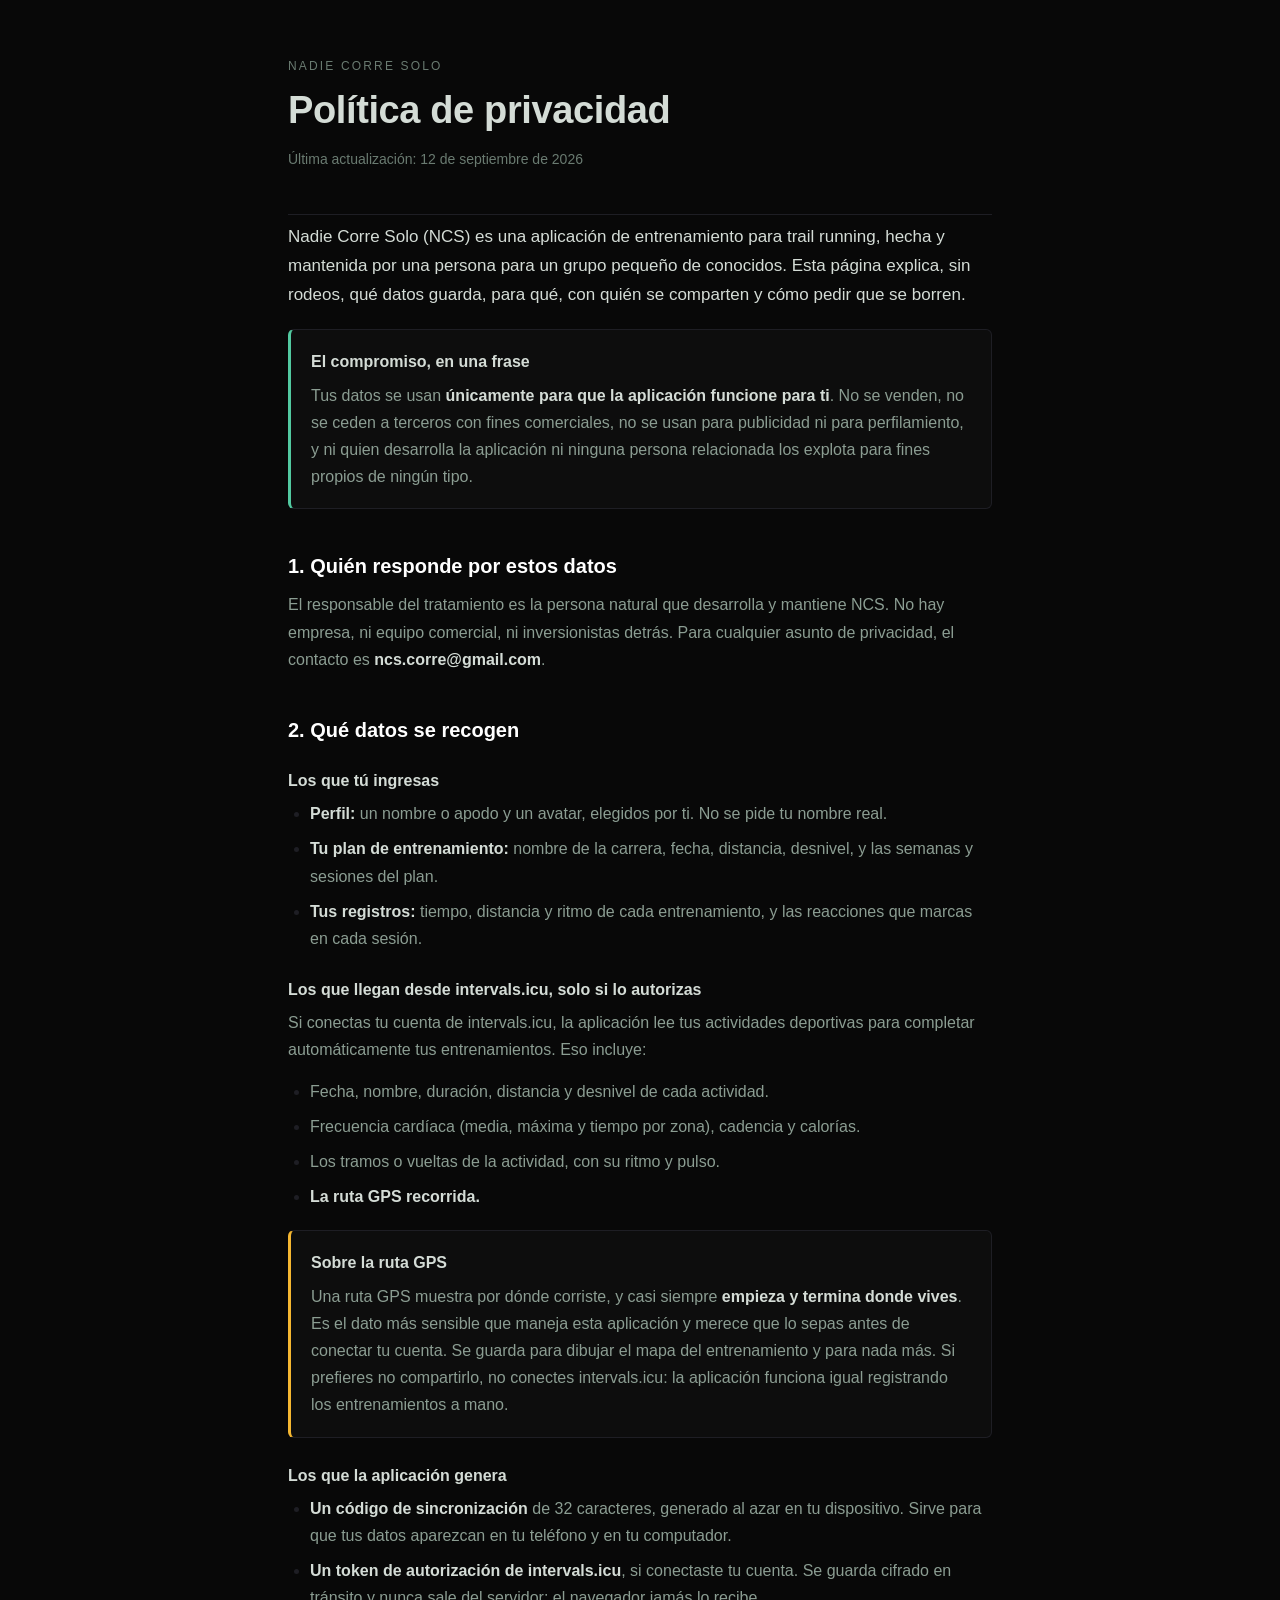
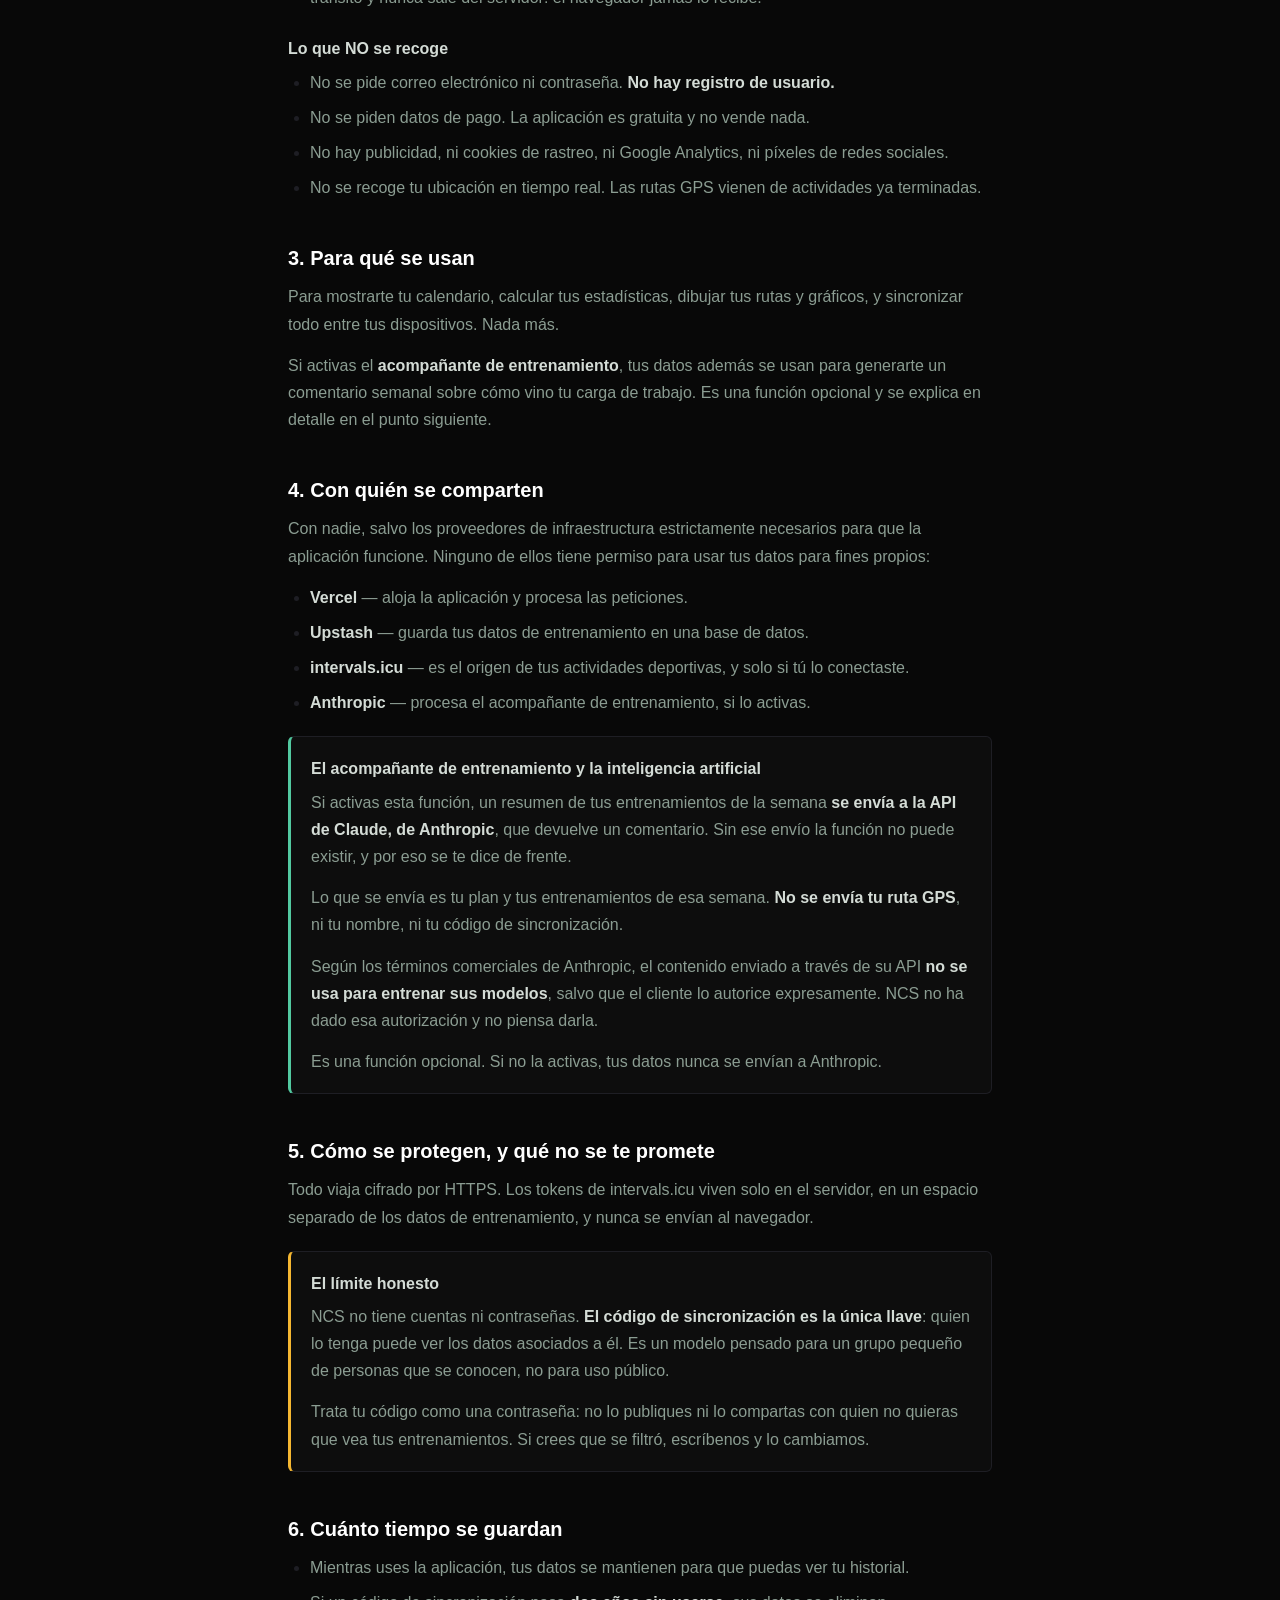
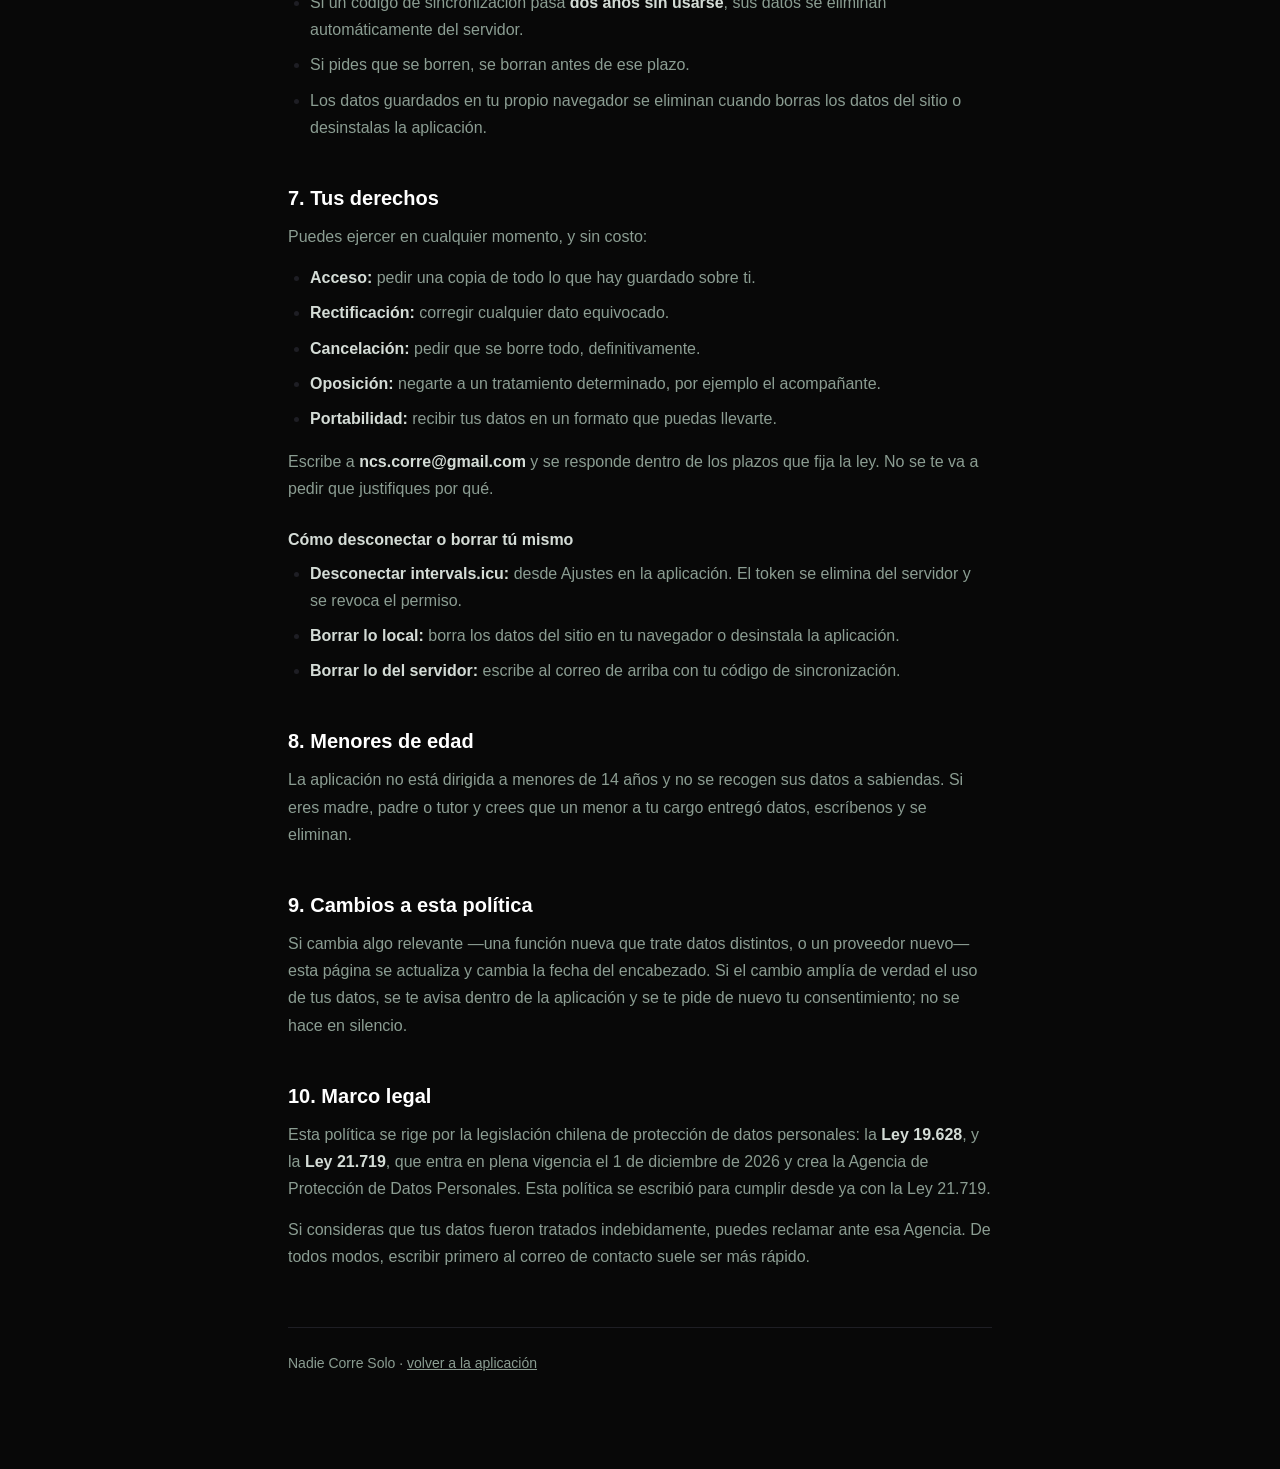
<file: privacidad.html>
<!DOCTYPE html>
<html lang="es">
<head>
<meta charset="UTF-8">
<meta name="viewport" content="width=device-width, initial-scale=1">
<title>Política de privacidad · Nadie Corre Solo</title>
<meta name="description" content="Qué datos guarda Nadie Corre Solo, para qué se usan y cómo pedir que se borren.">
<style>
  :root{
    --bg:#080808;--bg2:#0d0d0d;--border:#1e1e24;
    --text:#d4dcd6;--sub:#8b9d92;--dim:#6a7b71;
    --accent:#52c9a0;--warn:#f5b731;
  }
  *{box-sizing:border-box;margin:0;padding:0}
  body{
    background:var(--bg);color:var(--text);
    font-family:'Inter',-apple-system,BlinkMacSystemFont,'Segoe UI',sans-serif;
    font-size:16px;line-height:1.7;
    padding-inline:20px;padding-block:0 80px;
    -webkit-font-smoothing:antialiased;
  }
  .wrap{max-width:44rem;margin:0 auto}
  header{border-bottom:1px solid var(--border);padding-block:56px 28px;margin-bottom:8px}
  .kicker{font-size:12px;letter-spacing:.18em;text-transform:uppercase;color:var(--dim);margin-bottom:12px}
  h1{font-size:clamp(28px,6vw,38px);line-height:1.2;font-weight:700;letter-spacing:-.01em}
  .updated{margin-top:14px;font-size:14px;color:var(--dim)}
  h2{font-size:20px;font-weight:600;margin-top:44px;margin-bottom:12px;line-height:1.3;color:#fff}
  h3{font-size:16px;font-weight:600;margin-top:24px;margin-bottom:6px;color:var(--text)}
  p{margin-bottom:14px;color:var(--sub)}
  p.lead{color:var(--text);font-size:17px}
  strong{color:var(--text);font-weight:600}
  ul{margin:0 0 16px 0;padding-left:22px;color:var(--sub)}
  li{margin-bottom:8px}
  li::marker{color:var(--border)}
  a{color:var(--accent)}
  code{font-family:ui-monospace,SFMono-Regular,Menlo,monospace;font-size:.88em;background:#121814;padding:2px 6px;border-radius:4px;color:#a8ccb9}
  .box{border:1px solid var(--border);border-left:3px solid var(--accent);background:var(--bg2);border-radius:6px;padding:18px 20px;margin-block:20px}
  .box.warn{border-left-color:var(--warn)}
  .box p:last-child{margin-bottom:0}
  .box h3{margin-top:0}
  footer{margin-top:56px;padding-top:24px;border-top:1px solid var(--border);font-size:14px;color:var(--dim)}
  footer a{color:var(--sub)}
</style>
</head>
<body>
<div class="wrap">

<header>
  <div class="kicker">Nadie Corre Solo</div>
  <h1>Política de privacidad</h1>
  <p class="updated">Última actualización: 12 de septiembre de 2026</p>
</header>

<p class="lead">Nadie Corre Solo (NCS) es una aplicación de entrenamiento para trail running, hecha y mantenida por una persona para un grupo pequeño de conocidos. Esta página explica, sin rodeos, qué datos guarda, para qué, con quién se comparten y cómo pedir que se borren.</p>

<div class="box">
  <h3>El compromiso, en una frase</h3>
  <p>Tus datos se usan <strong>únicamente para que la aplicación funcione para ti</strong>. No se venden, no se ceden a terceros con fines comerciales, no se usan para publicidad ni para perfilamiento, y ni quien desarrolla la aplicación ni ninguna persona relacionada los explota para fines propios de ningún tipo.</p>
</div>

<h2>1. Quién responde por estos datos</h2>
<p>El responsable del tratamiento es la persona natural que desarrolla y mantiene NCS. No hay empresa, ni equipo comercial, ni inversionistas detrás. Para cualquier asunto de privacidad, el contacto es <strong>ncs.corre@gmail.com</strong>.</p>

<h2>2. Qué datos se recogen</h2>

<h3>Los que tú ingresas</h3>
<ul>
  <li><strong>Perfil:</strong> un nombre o apodo y un avatar, elegidos por ti. No se pide tu nombre real.</li>
  <li><strong>Tu plan de entrenamiento:</strong> nombre de la carrera, fecha, distancia, desnivel, y las semanas y sesiones del plan.</li>
  <li><strong>Tus registros:</strong> tiempo, distancia y ritmo de cada entrenamiento, y las reacciones que marcas en cada sesión.</li>
</ul>

<h3>Los que llegan desde intervals.icu, solo si lo autorizas</h3>
<p>Si conectas tu cuenta de intervals.icu, la aplicación lee tus actividades deportivas para completar automáticamente tus entrenamientos. Eso incluye:</p>
<ul>
  <li>Fecha, nombre, duración, distancia y desnivel de cada actividad.</li>
  <li>Frecuencia cardíaca (media, máxima y tiempo por zona), cadencia y calorías.</li>
  <li>Los tramos o vueltas de la actividad, con su ritmo y pulso.</li>
  <li><strong>La ruta GPS recorrida.</strong></li>
</ul>

<div class="box warn">
  <h3>Sobre la ruta GPS</h3>
  <p>Una ruta GPS muestra por dónde corriste, y casi siempre <strong>empieza y termina donde vives</strong>. Es el dato más sensible que maneja esta aplicación y merece que lo sepas antes de conectar tu cuenta. Se guarda para dibujar el mapa del entrenamiento y para nada más. Si prefieres no compartirlo, no conectes intervals.icu: la aplicación funciona igual registrando los entrenamientos a mano.</p>
</div>

<h3>Los que la aplicación genera</h3>
<ul>
  <li><strong>Un código de sincronización</strong> de 32 caracteres, generado al azar en tu dispositivo. Sirve para que tus datos aparezcan en tu teléfono y en tu computador.</li>
  <li><strong>Un token de autorización de intervals.icu</strong>, si conectaste tu cuenta. Se guarda cifrado en tránsito y nunca sale del servidor: el navegador jamás lo recibe.</li>
</ul>

<h3>Lo que NO se recoge</h3>
<ul>
  <li>No se pide correo electrónico ni contraseña. <strong>No hay registro de usuario.</strong></li>
  <li>No se piden datos de pago. La aplicación es gratuita y no vende nada.</li>
  <li>No hay publicidad, ni cookies de rastreo, ni Google Analytics, ni píxeles de redes sociales.</li>
  <li>No se recoge tu ubicación en tiempo real. Las rutas GPS vienen de actividades ya terminadas.</li>
</ul>

<h2>3. Para qué se usan</h2>
<p>Para mostrarte tu calendario, calcular tus estadísticas, dibujar tus rutas y gráficos, y sincronizar todo entre tus dispositivos. Nada más.</p>
<p>Si activas el <strong>acompañante de entrenamiento</strong>, tus datos además se usan para generarte un comentario semanal sobre cómo vino tu carga de trabajo. Es una función opcional y se explica en detalle en el punto siguiente.</p>

<h2>4. Con quién se comparten</h2>
<p>Con nadie, salvo los proveedores de infraestructura estrictamente necesarios para que la aplicación funcione. Ninguno de ellos tiene permiso para usar tus datos para fines propios:</p>
<ul>
  <li><strong>Vercel</strong> — aloja la aplicación y procesa las peticiones.</li>
  <li><strong>Upstash</strong> — guarda tus datos de entrenamiento en una base de datos.</li>
  <li><strong>intervals.icu</strong> — es el origen de tus actividades deportivas, y solo si tú lo conectaste.</li>
  <li><strong>Anthropic</strong> — procesa el acompañante de entrenamiento, si lo activas.</li>
</ul>

<div class="box">
  <h3>El acompañante de entrenamiento y la inteligencia artificial</h3>
  <p>Si activas esta función, un resumen de tus entrenamientos de la semana <strong>se envía a la API de Claude, de Anthropic</strong>, que devuelve un comentario. Sin ese envío la función no puede existir, y por eso se te dice de frente.</p>
  <p>Lo que se envía es tu plan y tus entrenamientos de esa semana. <strong>No se envía tu ruta GPS</strong>, ni tu nombre, ni tu código de sincronización.</p>
  <p>Según los términos comerciales de Anthropic, el contenido enviado a través de su API <strong>no se usa para entrenar sus modelos</strong>, salvo que el cliente lo autorice expresamente. NCS no ha dado esa autorización y no piensa darla.</p>
  <p>Es una función opcional. Si no la activas, tus datos nunca se envían a Anthropic.</p>
</div>

<h2>5. Cómo se protegen, y qué no se te promete</h2>
<p>Todo viaja cifrado por HTTPS. Los tokens de intervals.icu viven solo en el servidor, en un espacio separado de los datos de entrenamiento, y nunca se envían al navegador.</p>

<div class="box warn">
  <h3>El límite honesto</h3>
  <p>NCS no tiene cuentas ni contraseñas. <strong>El código de sincronización es la única llave</strong>: quien lo tenga puede ver los datos asociados a él. Es un modelo pensado para un grupo pequeño de personas que se conocen, no para uso público.</p>
  <p>Trata tu código como una contraseña: no lo publiques ni lo compartas con quien no quieras que vea tus entrenamientos. Si crees que se filtró, escríbenos y lo cambiamos.</p>
</div>

<h2>6. Cuánto tiempo se guardan</h2>
<ul>
  <li>Mientras uses la aplicación, tus datos se mantienen para que puedas ver tu historial.</li>
  <li>Si un código de sincronización pasa <strong>dos años sin usarse</strong>, sus datos se eliminan automáticamente del servidor.</li>
  <li>Si pides que se borren, se borran antes de ese plazo.</li>
  <li>Los datos guardados en tu propio navegador se eliminan cuando borras los datos del sitio o desinstalas la aplicación.</li>
</ul>

<h2>7. Tus derechos</h2>
<p>Puedes ejercer en cualquier momento, y sin costo:</p>
<ul>
  <li><strong>Acceso:</strong> pedir una copia de todo lo que hay guardado sobre ti.</li>
  <li><strong>Rectificación:</strong> corregir cualquier dato equivocado.</li>
  <li><strong>Cancelación:</strong> pedir que se borre todo, definitivamente.</li>
  <li><strong>Oposición:</strong> negarte a un tratamiento determinado, por ejemplo el acompañante.</li>
  <li><strong>Portabilidad:</strong> recibir tus datos en un formato que puedas llevarte.</li>
</ul>
<p>Escribe a <strong>ncs.corre@gmail.com</strong> y se responde dentro de los plazos que fija la ley. No se te va a pedir que justifiques por qué.</p>

<h3>Cómo desconectar o borrar tú mismo</h3>
<ul>
  <li><strong>Desconectar intervals.icu:</strong> desde Ajustes en la aplicación. El token se elimina del servidor y se revoca el permiso.</li>
  <li><strong>Borrar lo local:</strong> borra los datos del sitio en tu navegador o desinstala la aplicación.</li>
  <li><strong>Borrar lo del servidor:</strong> escribe al correo de arriba con tu código de sincronización.</li>
</ul>

<h2>8. Menores de edad</h2>
<p>La aplicación no está dirigida a menores de 14 años y no se recogen sus datos a sabiendas. Si eres madre, padre o tutor y crees que un menor a tu cargo entregó datos, escríbenos y se eliminan.</p>

<h2>9. Cambios a esta política</h2>
<p>Si cambia algo relevante —una función nueva que trate datos distintos, o un proveedor nuevo— esta página se actualiza y cambia la fecha del encabezado. Si el cambio amplía de verdad el uso de tus datos, se te avisa dentro de la aplicación y se te pide de nuevo tu consentimiento; no se hace en silencio.</p>

<h2>10. Marco legal</h2>
<p>Esta política se rige por la legislación chilena de protección de datos personales: la <strong>Ley 19.628</strong>, y la <strong>Ley 21.719</strong>, que entra en plena vigencia el 1 de diciembre de 2026 y crea la Agencia de Protección de Datos Personales. Esta política se escribió para cumplir desde ya con la Ley 21.719.</p>
<p>Si consideras que tus datos fueron tratados indebidamente, puedes reclamar ante esa Agencia. De todos modos, escribir primero al correo de contacto suele ser más rápido.</p>

<footer>
  <p>Nadie Corre Solo · <a href="/">volver a la aplicación</a></p>
</footer>

</div>
</body>
</html>
</file>
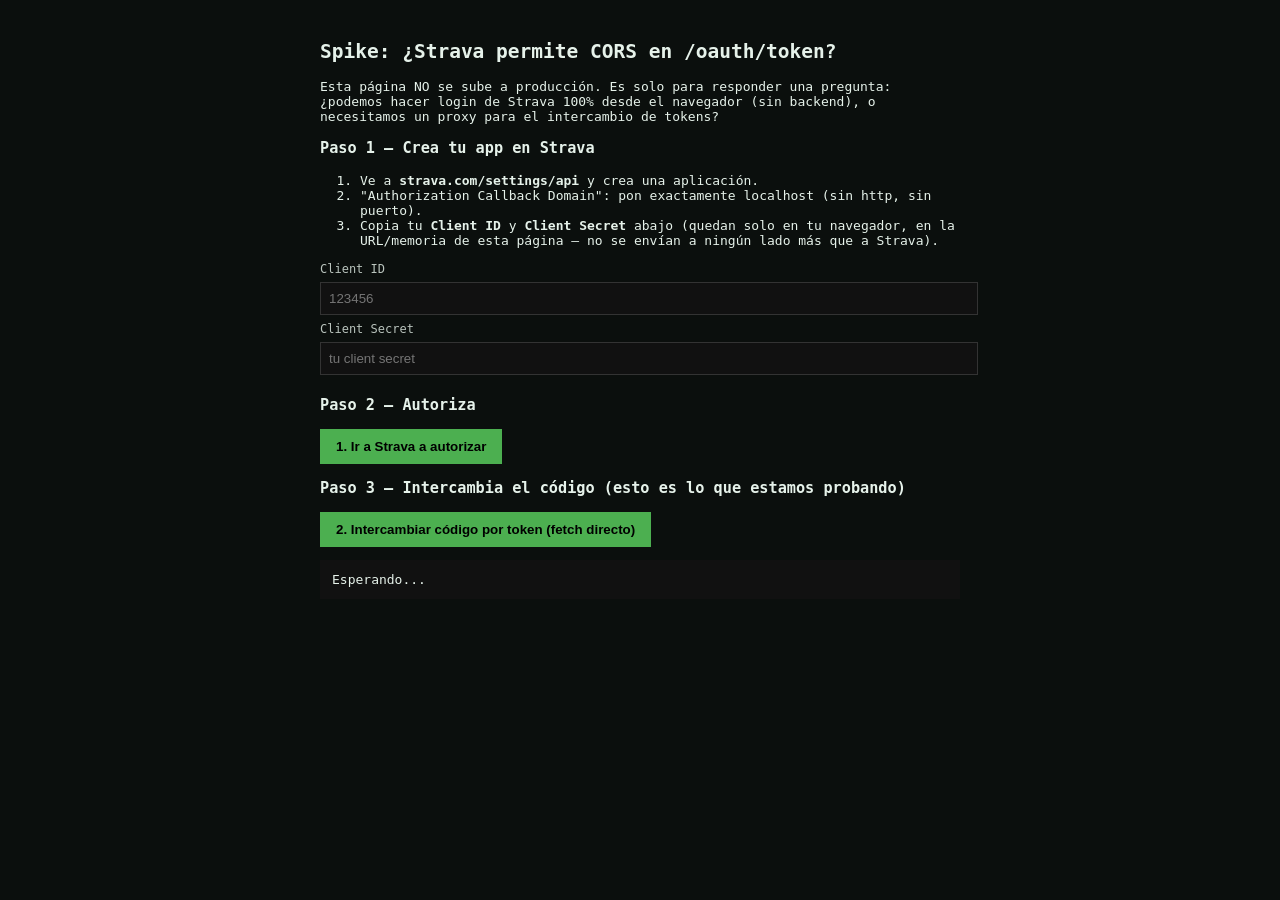
<file: spike/strava-cors-test.html>
<!DOCTYPE html>
<html lang="es">
<head>
<meta charset="UTF-8">
<title>Spike: Strava OAuth + CORS test</title>
<style>
  body{font-family:monospace;max-width:640px;margin:40px auto;padding:0 16px;background:#0b0f0d;color:#e6f2ea}
  input{width:100%;padding:8px;margin:6px 0;background:#111;color:#e6f2ea;border:1px solid #333}
  button{padding:10px 16px;background:#4caf50;color:#000;border:none;cursor:pointer;font-weight:bold}
  pre{background:#111;padding:12px;overflow-x:auto;white-space:pre-wrap}
  .ok{color:#4caf50}
  .err{color:#f4634a}
  label{font-size:12px;opacity:.8}
</style>
</head>
<body>
<h2>Spike: ¿Strava permite CORS en /oauth/token?</h2>
<p>Esta página NO se sube a producción. Es solo para responder una pregunta: ¿podemos hacer login de Strava
100% desde el navegador (sin backend), o necesitamos un proxy para el intercambio de tokens?</p>

<h3>Paso 1 — Crea tu app en Strava</h3>
<ol>
  <li>Ve a <b>strava.com/settings/api</b> y crea una aplicación.</li>
  <li>"Authorization Callback Domain": pon exactamente <code>localhost</code> (sin http, sin puerto).</li>
  <li>Copia tu <b>Client ID</b> y <b>Client Secret</b> abajo (quedan solo en tu navegador, en la URL/memoria de esta página — no se envían a ningún lado más que a Strava).</li>
</ol>

<label>Client ID</label>
<input id="cid" placeholder="123456">
<label>Client Secret</label>
<input id="csec" placeholder="tu client secret" type="password">

<h3>Paso 2 — Autoriza</h3>
<button onclick="startAuth()">1. Ir a Strava a autorizar</button>

<h3>Paso 3 — Intercambia el código (esto es lo que estamos probando)</h3>
<button onclick="exchangeToken()">2. Intercambiar código por token (fetch directo)</button>

<pre id="log">Esperando...</pre>

<script>
const REDIRECT = 'http://localhost:8080/spike/strava-cors-test.html';
const log = (msg, cls) => {
  const el = document.getElementById('log');
  el.innerHTML = (cls ? `<span class="${cls}">${msg}</span>` : msg);
};

function startAuth(){
  const cid = document.getElementById('cid').value.trim();
  if(!cid){ alert('Pon tu Client ID primero'); return; }
  sessionStorage.setItem('spike_cid', cid);
  sessionStorage.setItem('spike_csec', document.getElementById('csec').value.trim());
  const url = `https://www.strava.com/oauth/authorize?client_id=${cid}&response_type=code&redirect_uri=${encodeURIComponent(REDIRECT)}&approval_prompt=auto&scope=activity:read_all`;
  location.href = url;
}

async function exchangeToken(){
  const params = new URLSearchParams(location.search);
  const code = params.get('code');
  const cid = sessionStorage.getItem('spike_cid');
  const csec = sessionStorage.getItem('spike_csec');
  if(!code){ log('No hay ?code= en la URL. Corre el Paso 2 primero (te va a redirigir de vuelta acá con el código).', 'err'); return; }
  if(!cid || !csec){ log('Faltan client_id/secret guardados de este intento. Vuelve a llenar los campos y repite el Paso 2.', 'err'); return; }

  log('Haciendo fetch directo a https://www.strava.com/oauth/token ...');
  try{
    const res = await fetch('https://www.strava.com/oauth/token', {
      method: 'POST',
      headers: {'Content-Type': 'application/json'},
      body: JSON.stringify({ client_id: cid, client_secret: csec, code, grant_type: 'authorization_code' })
    });
    const json = await res.json();
    if(res.ok){
      log('✅ FUNCIONA. CORS permite el fetch directo desde el navegador.\nNo hace falta backend/proxy para esto.\n\n' + JSON.stringify({...json, access_token:'(oculto)', refresh_token:'(oculto)'}, null, 2), 'ok');
    } else {
      log('La request llegó (no fue bloqueada por CORS) pero Strava respondió con error:\n' + JSON.stringify(json, null, 2), 'err');
    }
  }catch(e){
    log('❌ BLOQUEADO. Esto casi seguro es un error de CORS (revisa la consola del navegador para confirmar el mensaje exacto).\nSi es CORS, necesitamos un proxy (ej. Cloudflare Worker) para este paso.\n\n' + e.message, 'err');
  }
}
</script>
</body>
</html>
</file>
